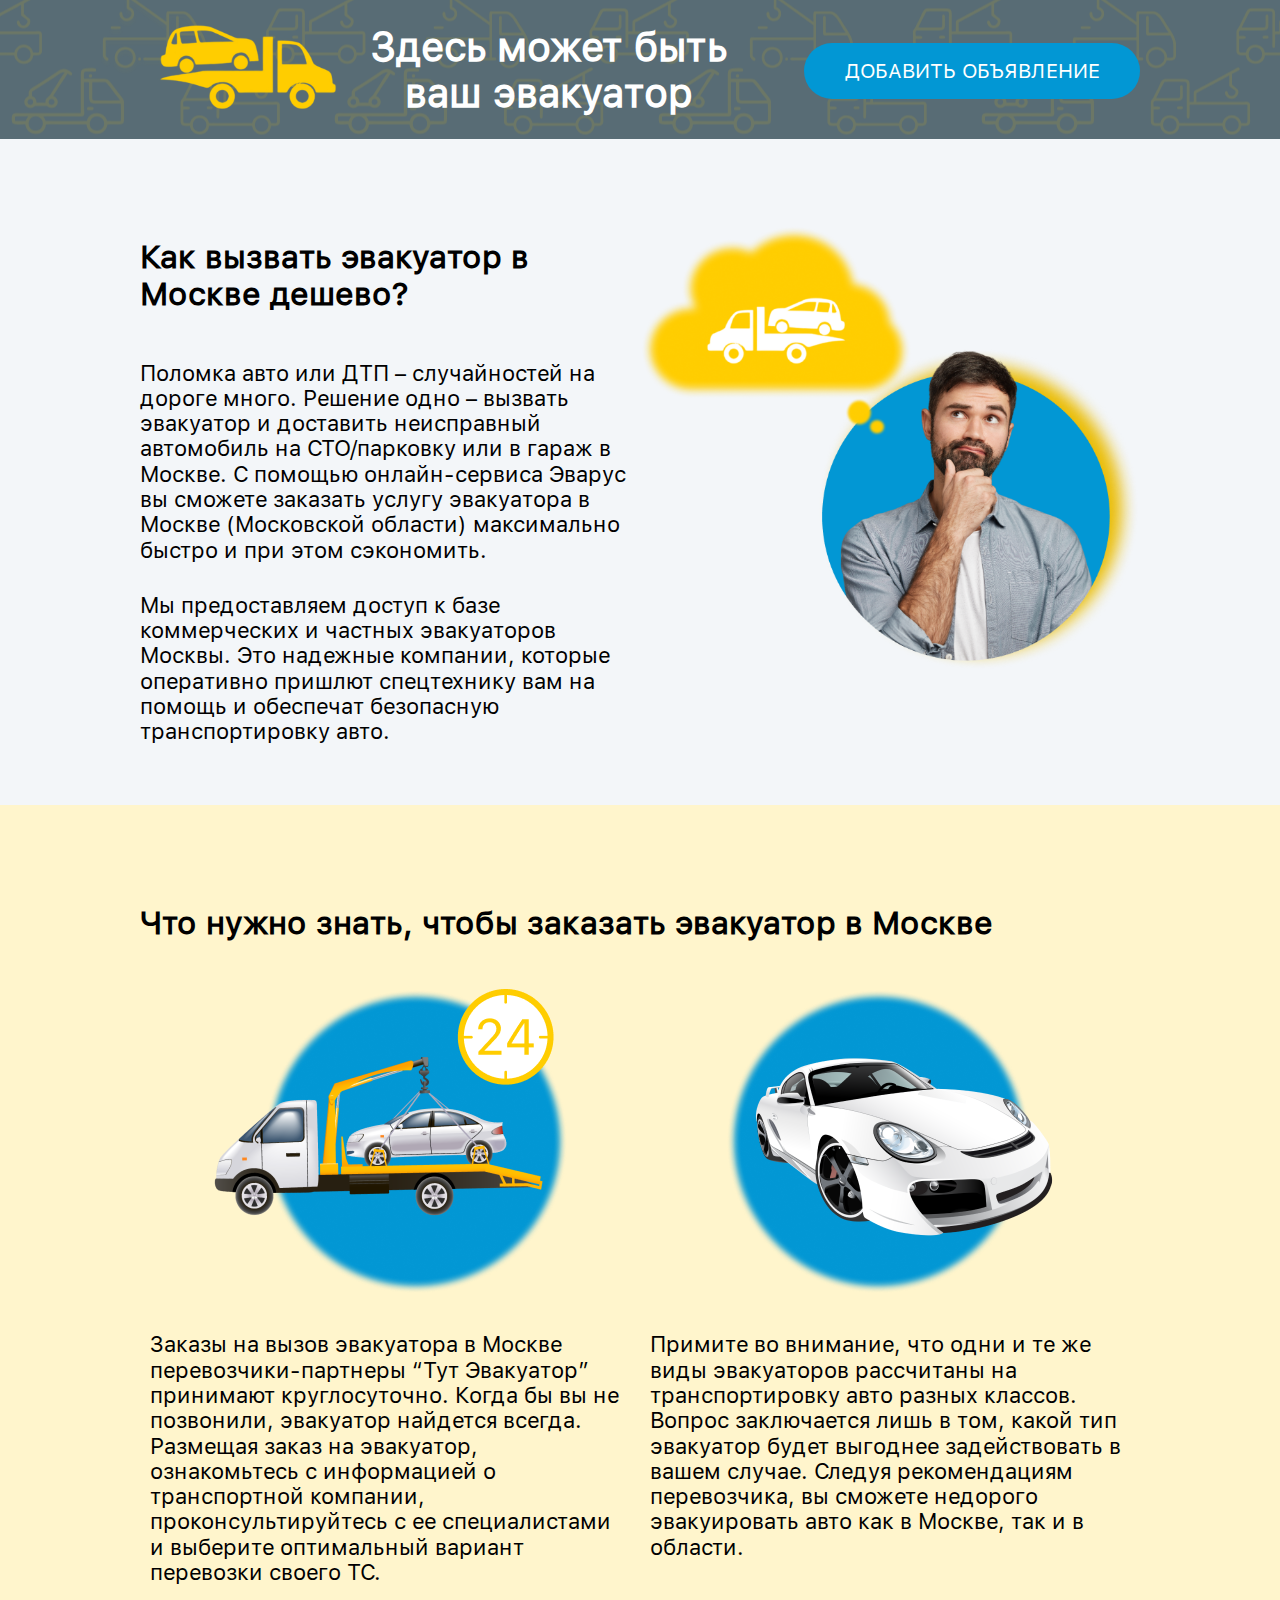
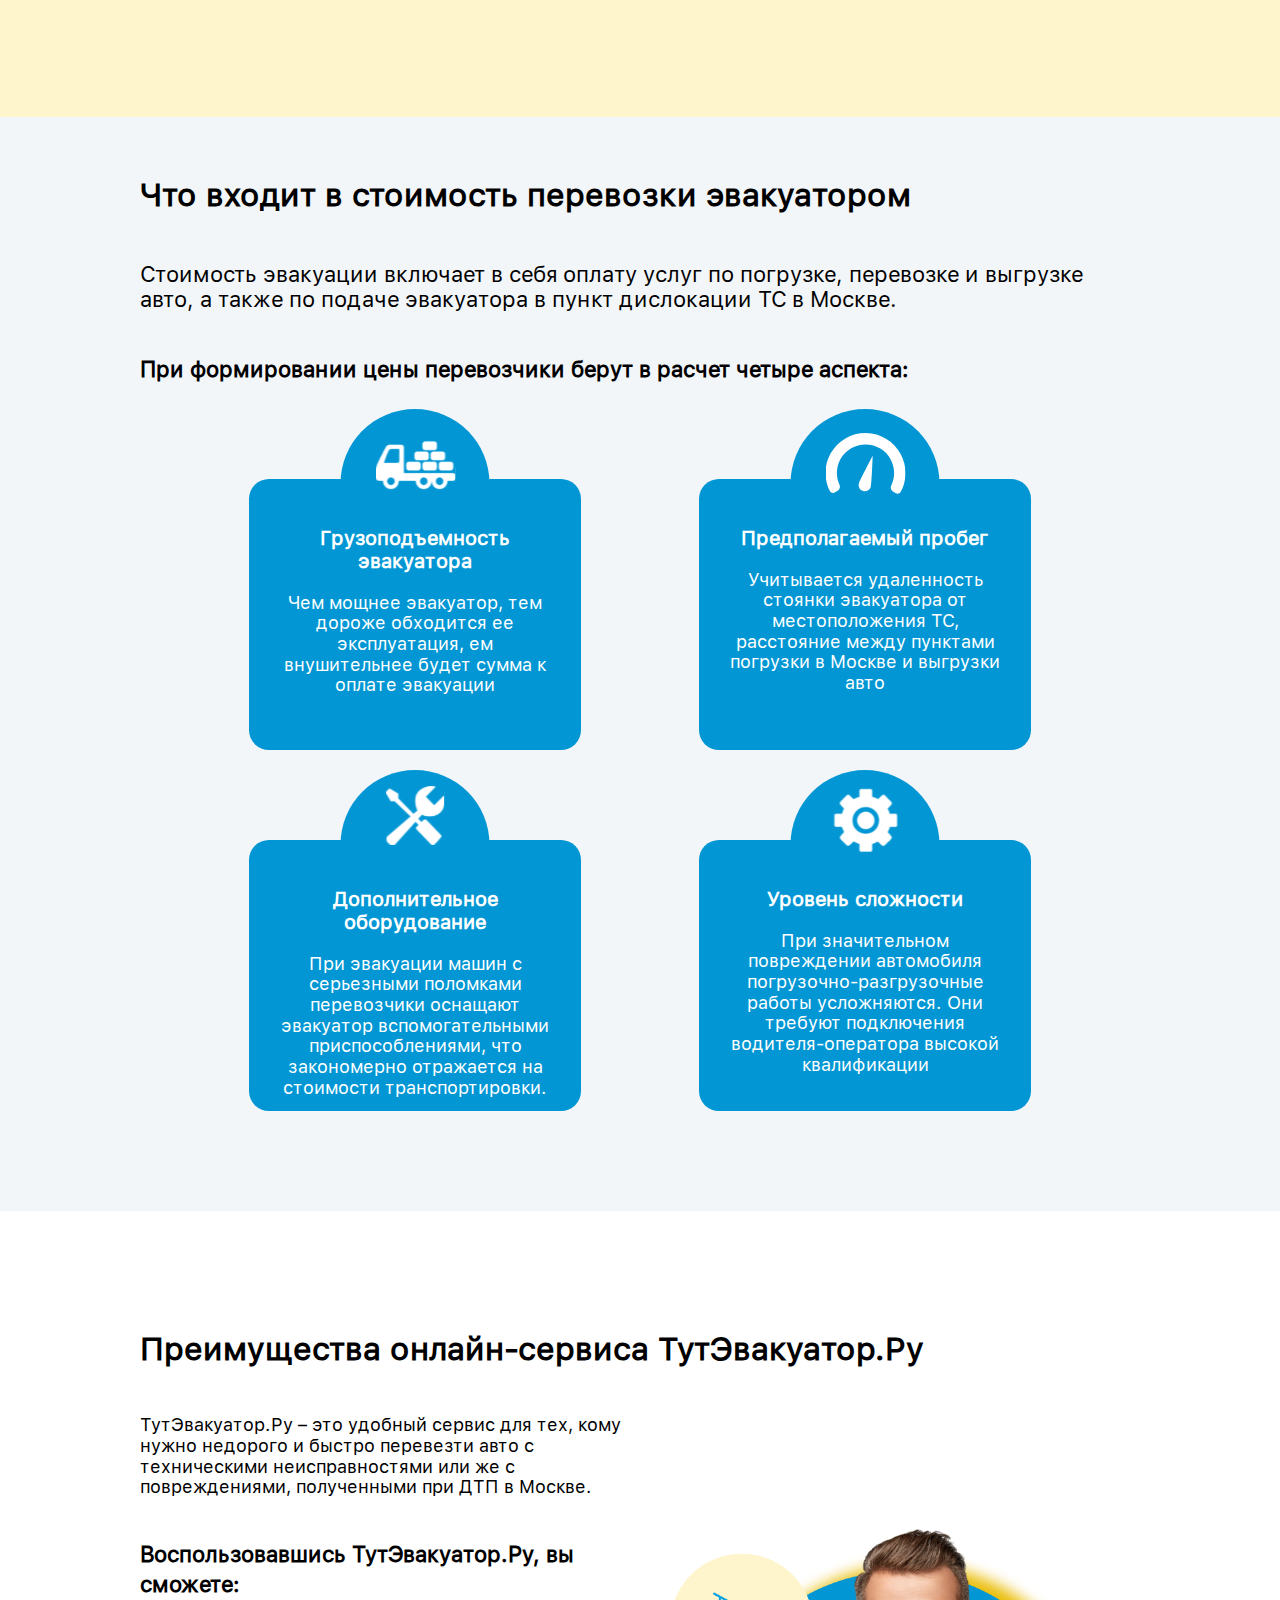
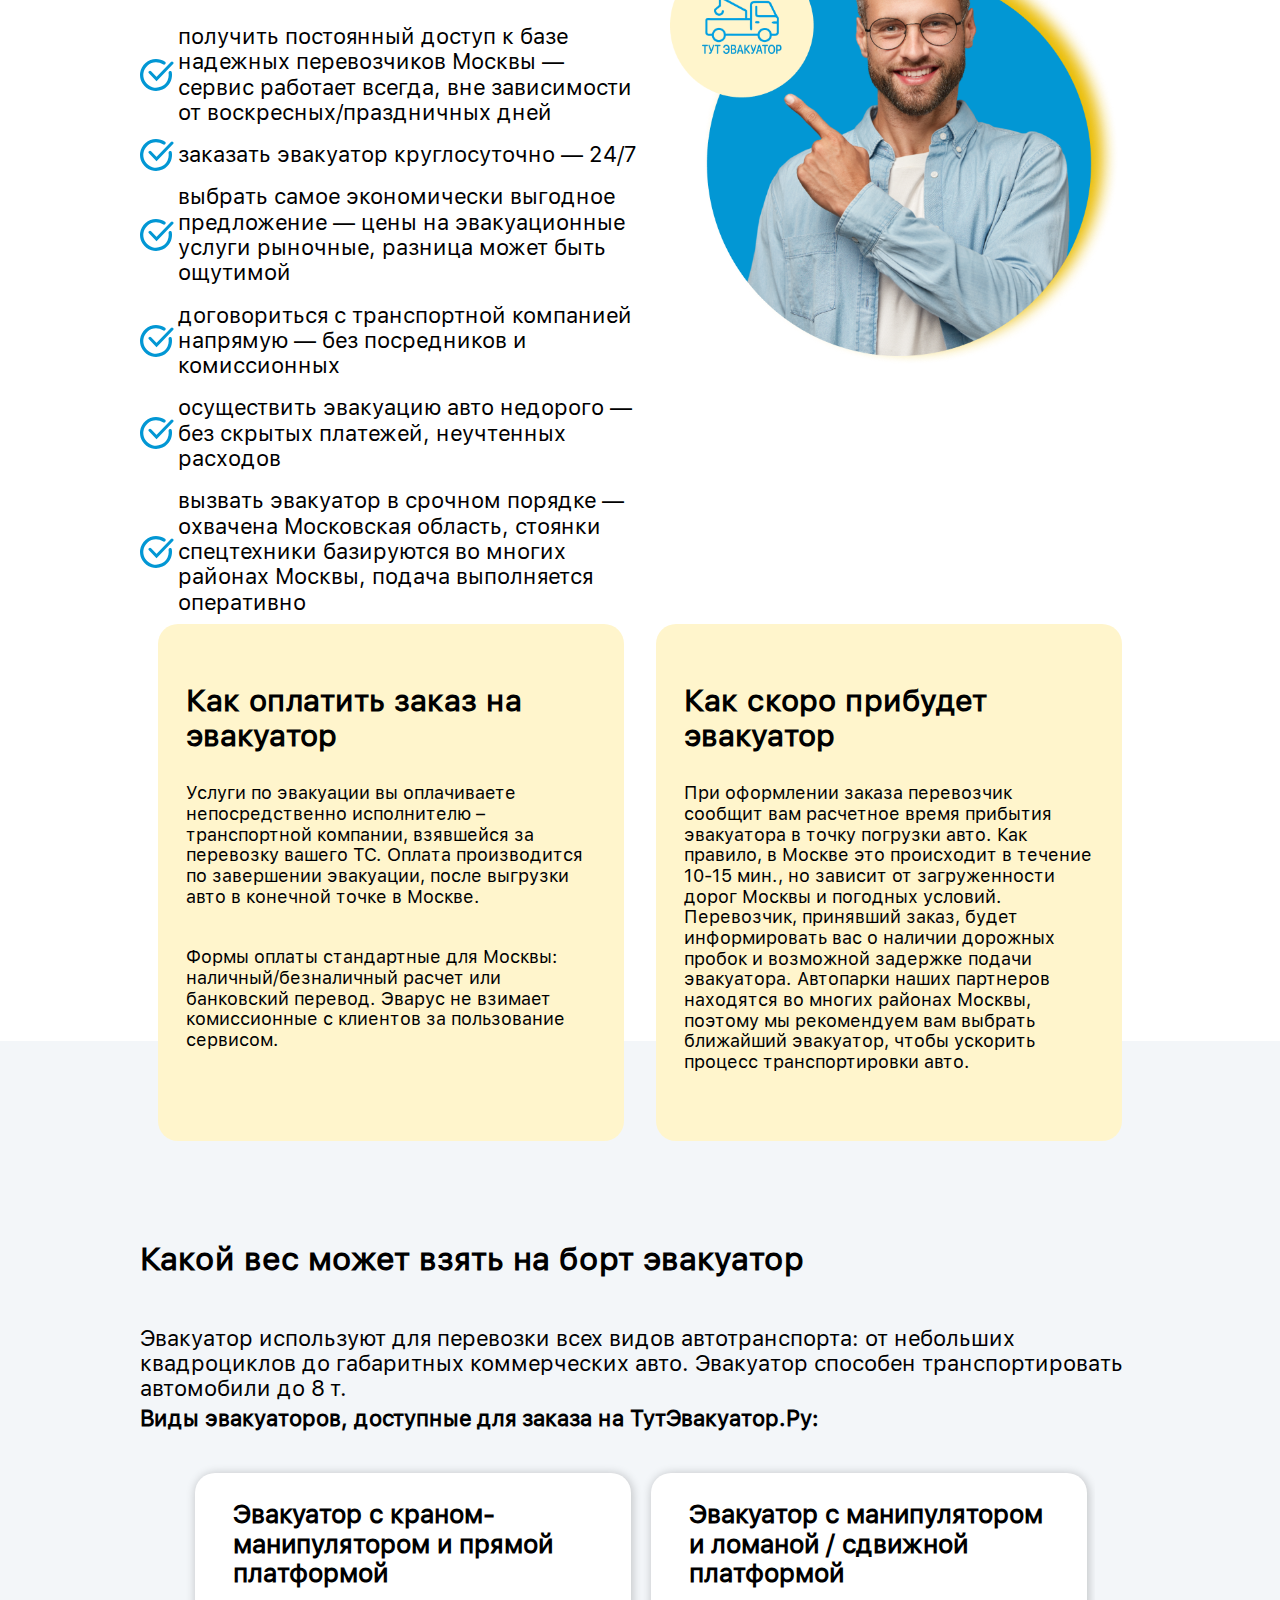
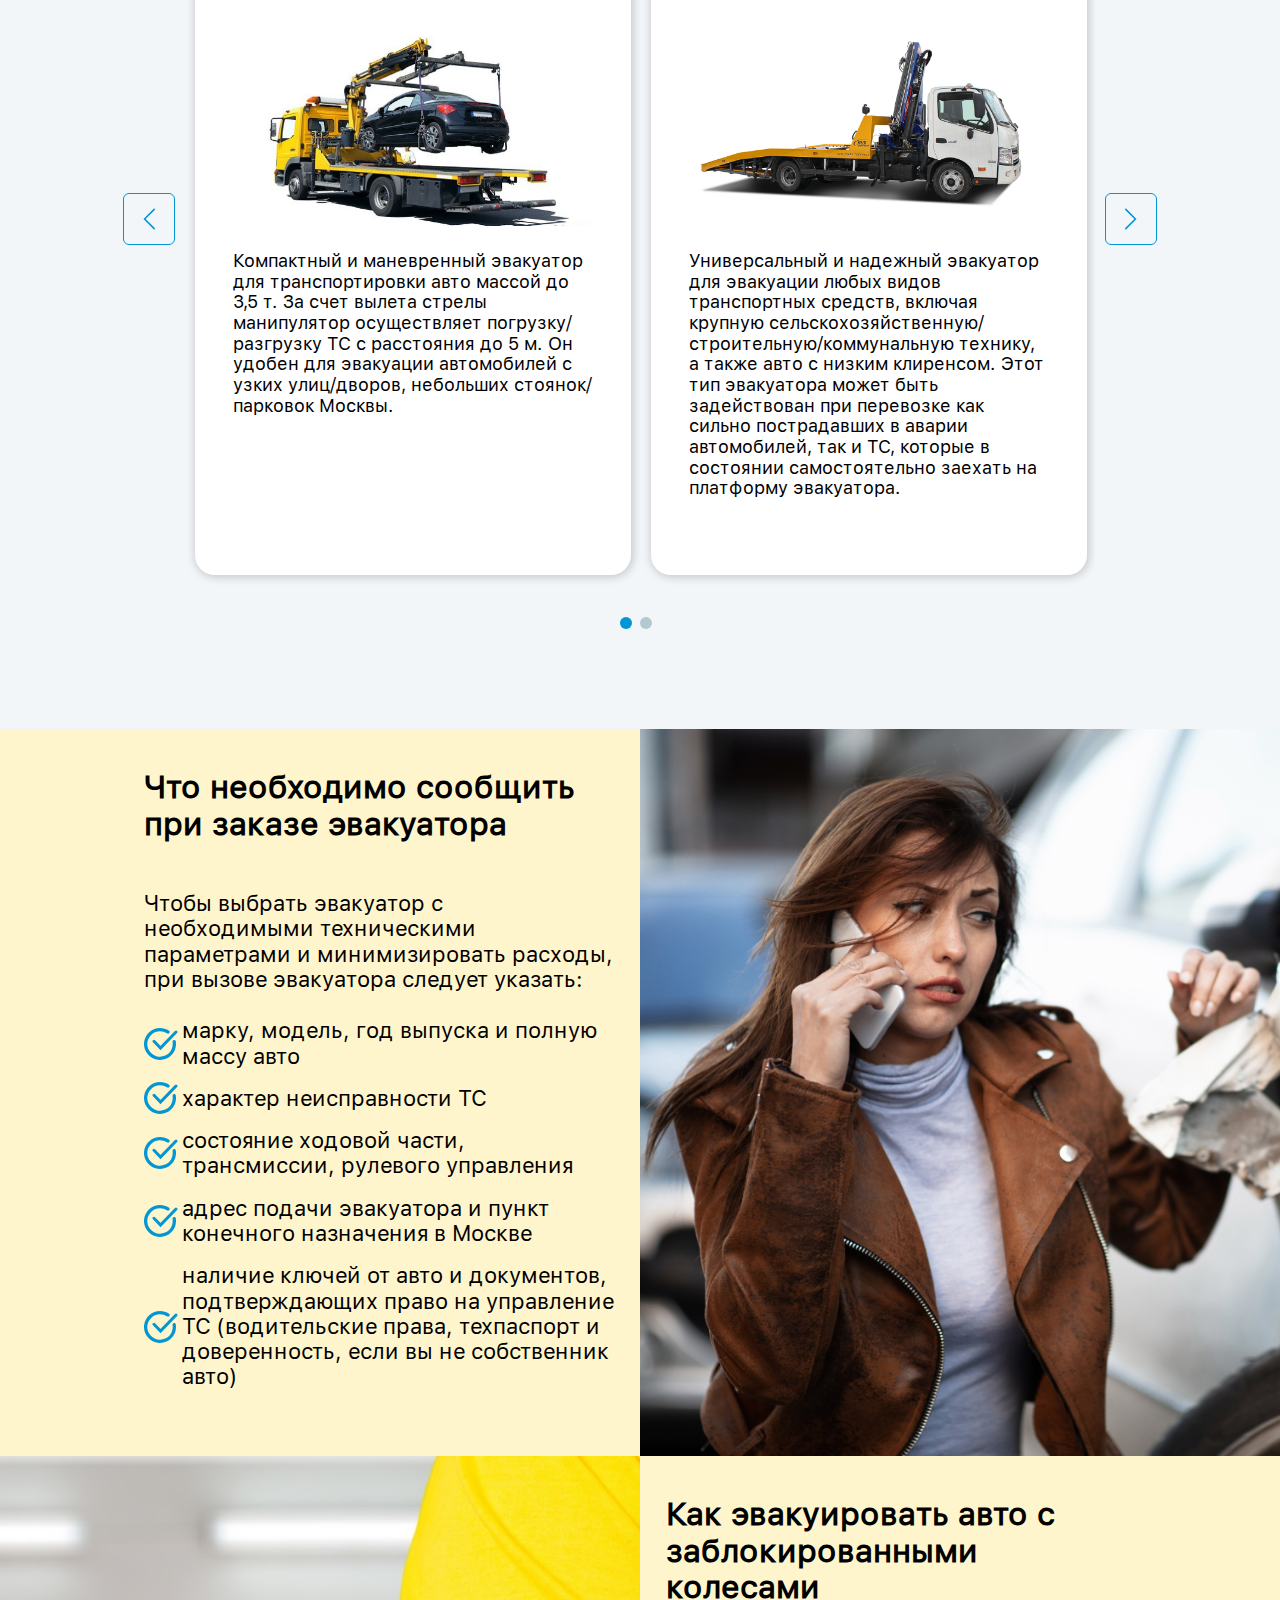
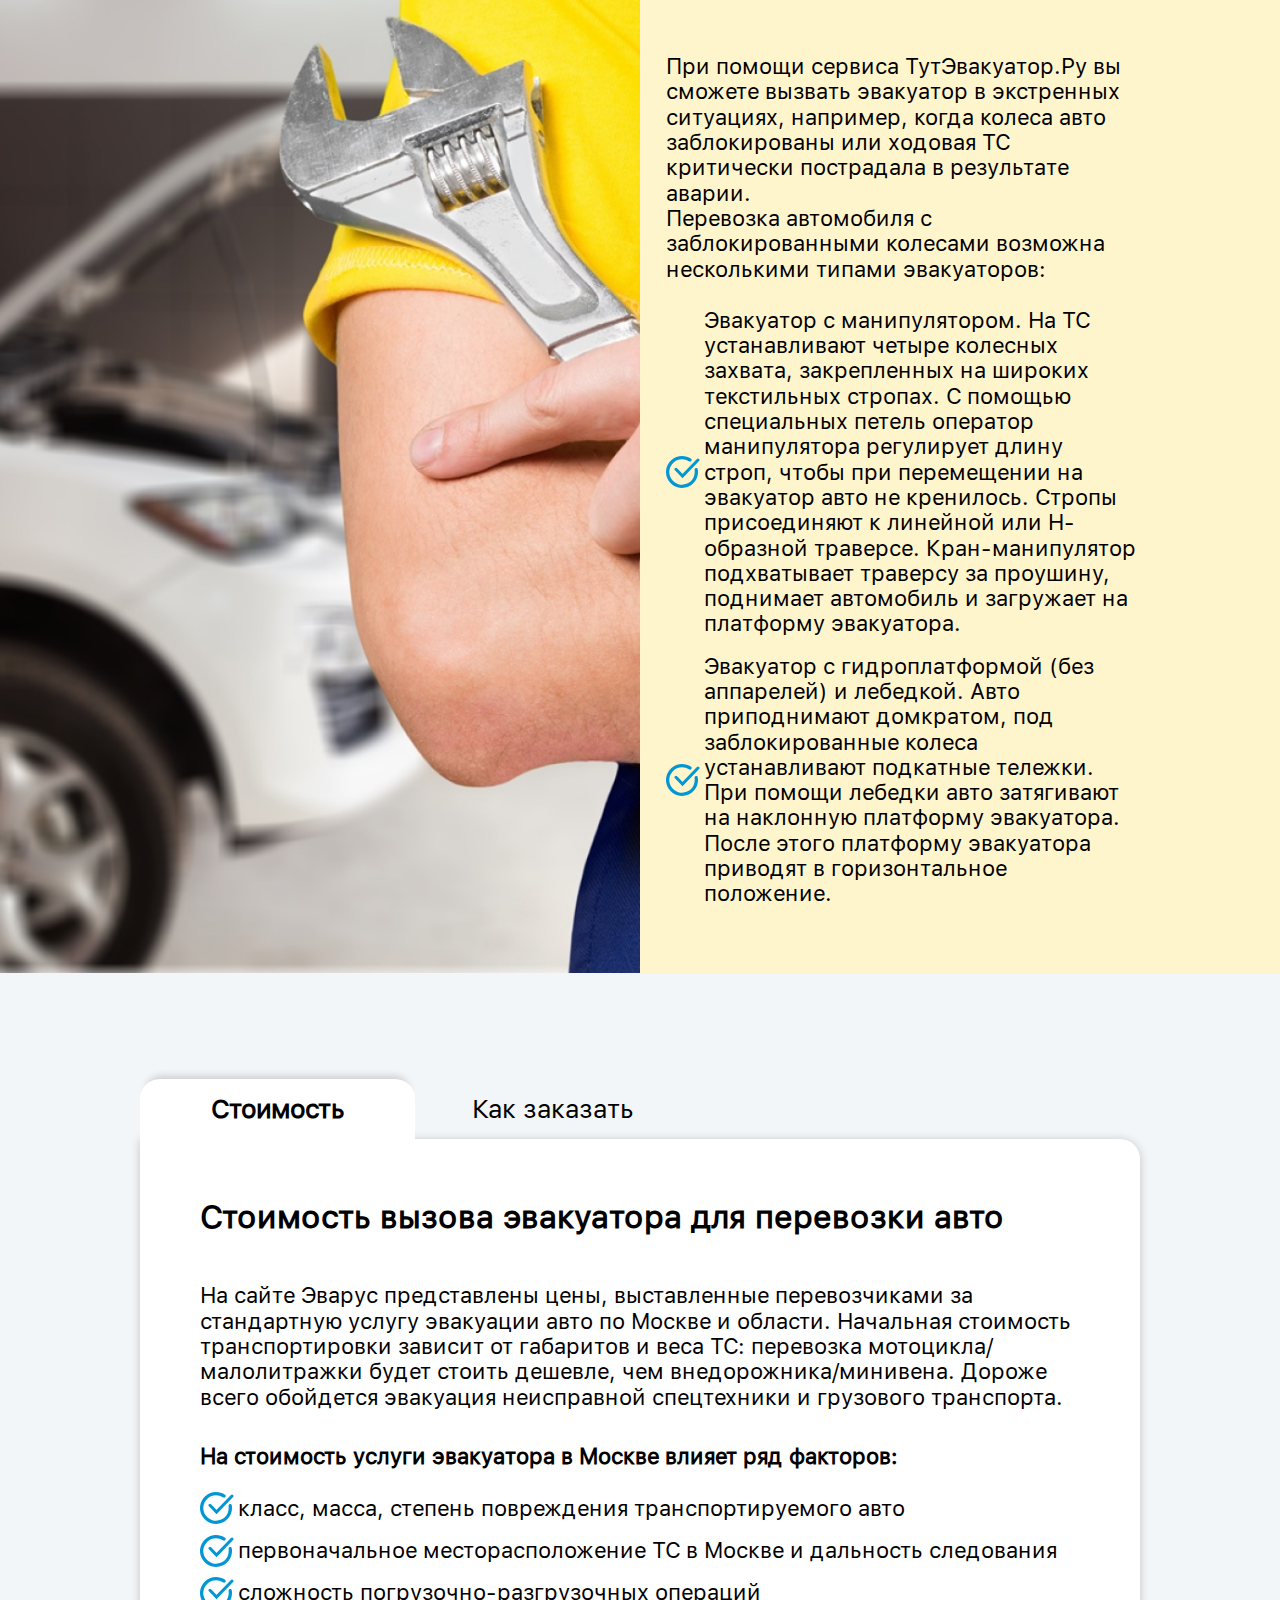
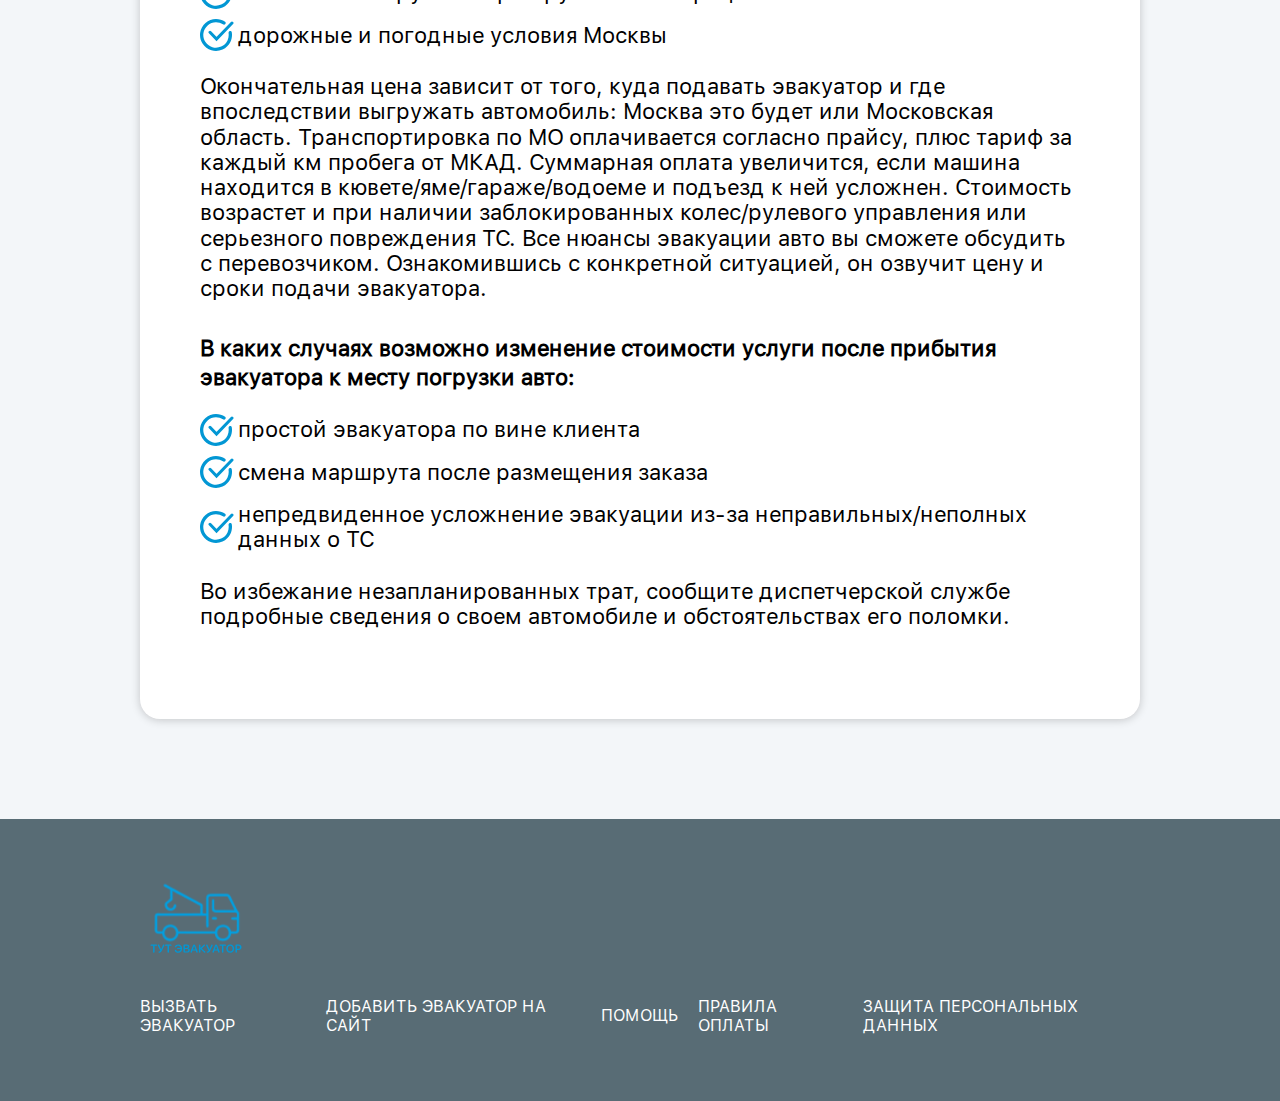
<file: index.html>
<!DOCTYPE html>
<html lang="en">
	<head>
		<meta charset="UTF-8">
		<meta http-equiv="X-UA-Compatible" content="IE=edge">
		<meta name="viewport" content="width=device-width, initial-scale=1.0,maximum-scale=1">
		
		<title>Evacuator</title>        
		<link rel="stylesheet" href="normalize.css">
		<link rel="stylesheet" href="style.css">

	</head>
    <body>
        <header class="header">
            <div class="container header-flex">
                <div class="logo">
                    <img src="imgs/logo2.svg" alt="">
                </div>
                <h1>Здесь может быть ваш эвакуатор</h1>
                <div class="right-section">
                    <button class="header-btn">Добавить объявление</button>
                </div>
            </div>
        </header>

        <main>
            <div class="container section-how-call">
                <div class="row">
                    <div class="col-5">
                        <h2>Как вызвать эвакуатор в Москве дешево?</h2>
                        <p>Поломка авто или ДТП – случайностей на дороге много. 
                            Решение одно – вызвать эвакуатор и доставить неисправный автомобиль на СТО/парковку или в гараж в Москве. 
                            С помощью онлайн-сервиса Эварус вы сможете заказать услугу эвакуатора в Москве (Московской области) максимально быстро и при этом сэкономить.</p>
                        <br>
                            <p>Мы предоставляем доступ к базе коммерческих и частных эвакуаторов Москвы. 
                            Это надежные компании, которые оперативно пришлют спецтехнику вам на помощь и обеспечат безопасную транспортировку авто.</p>
                    </div>
                    <div class="col-5 relative">
                        <img src="imgs/man1.png" alt="">
                    </div>
                </div>
            </div>
            <div class="section-need-to-know">
                <div class="container">
                    <h2>Что нужно знать, чтобы заказать эвакуатор в Москве</h2>
                    <div class="row">
                        <div class="col-5">
                            <img src="imgs/evacuator.png" alt="">
                            <p>Заказы на вызов эвакуатора в Москве перевозчики-партнеры “Тут Эвакуатор” принимают круглосуточно. 
                                Когда бы вы не позвонили, эвакуатор найдется всегда. Размещая заказ на эвакуатор, ознакомьтесь 
                                с информацией о транспортной компании, проконсультируйтесь с ее специалистами и выберите оптимальный 
                                вариант перевозки своего ТС.</p>
                        </div>
                        <div class="col-5">
                            <img src="imgs/car.png" alt="">
                            <p>Примите во внимание, что одни и те же виды эвакуаторов рассчитаны на транспортировку авто разных классов. 
                                Вопрос заключается лишь в том, какой тип эвакуатор будет выгоднее задействовать в вашем случае. 
                                Следуя рекомендациям перевозчика, вы сможете недорого эвакуировать авто как в Москве, так и в области.</p>
                        </div>
                    </div>
                </div>
            </div>
            <div class="container section-aspects">
                <h2>Что входит в стоимость перевозки эвакуатором</h2>
                <p>Стоимость эвакуации включает в себя оплату услуг по погрузке, перевозке и выгрузке авто, а также по подаче эвакуатора в пункт дислокации ТС в Москве.</p>
                <b>При формировании цены перевозчики берут в расчет четыре аспекта:</b>
                <div class="aspects flex">
                    <div class="aspect">
                        <div class="aspect-img">
                            <img src="imgs/aspect1.svg" alt="">
                        </div>
                        <div class="aspect-card">
                            <h3>Грузоподъемность эвакуатора</h3>
                            <p>Чем мощнее эвакуатор, тем дороже обходится ее эксплуатация, 
                                ем внушительнее будет сумма к оплате эвакуации</p>
                        </div>
                    </div>
                    <div class="aspect">
                        <div class="aspect-img">
                            <img src="imgs/aspect2.svg" alt="">
                        </div>
                        <div class="aspect-card">
                            <h3>Предполагаемый пробег</h3>
                            <p>Учитывается удаленность стоянки эвакуатора от местоположения ТС, 
                                расстояние между пунктами погрузки в Москве и выгрузки авто</p>
                        </div>
                    </div>
                    <div class="aspect">
                        <div class="aspect-img">
                            <img src="imgs/aspect3.svg" alt="">
                        </div>
                        <div class="aspect-card">
                            <h3>Дополнительное оборудование</h3>
                            <p>При эвакуации машин с серьезными поломками перевозчики оснащают эвакуатор вспомогательными приспособлениями, 
                                что закономерно отражается на стоимости транспортировки.</p>
                        </div>
                    </div>
                    <div class="aspect">
                        <div class="aspect-img">
                            <img src="imgs/aspect4.svg" alt="">
                        </div>
                        <div class="aspect-card">
                            <h3>Уровень сложности</h3>
                            <p>При значительном повреждении автомобиля погрузочно-разгрузочные работы усложняются. 
                                Они требуют подключения водителя-оператора высокой квалификации</p>
                        </div>
                    </div>
                </div>
            </div>
            <div class="section-privilege">
                <div class="container">
                    <h2>Преимущества онлайн-сервиса ТутЭвакуатор.Ру</h2>
                    <div class="row">
                        <div class="col-5">
                            <p>ТутЭвакуатор.Ру – это удобный сервис для тех, кому нужно недорого и быстро перевезти авто с техническими 
                                неисправностями или же с повреждениями, полученными при ДТП в Москве.</p>
                                <b>Воспользовавшись ​ТутЭвакуатор.Ру, вы сможете:</b>
                            <ul class="list-done">
                                <li>получить постоянный доступ к базе надежных перевозчиков Москвы — сервис работает всегда, вне зависимости от воскресных/праздничных дней</li>
                                <li>заказать эвакуатор круглосуточно — 24/7</li>
                                <li>выбрать самое экономически выгодное предложение — цены на эвакуационные услуги рыночные, разница может быть ощутимой</li>
                                <li>договориться с транспортной компанией напрямую — без посредников и комиссионных</li>
                                <li>осуществить эвакуацию авто недорого — без скрытых платежей, неучтенных расходов</li>
                                <li>вызвать эвакуатор в срочном порядке — охвачена Московская область, стоянки спецтехники базируются во многих районах Москвы, подача выполняется оперативно</li>
                            </ul>
                        </div>
                        <div class="col-5">
                            <img src="imgs/Man.png" alt="">
                        </div>
                    </div>
                    <div class="flex info-cards">
                        <div class="info-card">
                            <h3>Как оплатить заказ на эвакуатор</h3>
                            <p>Услуги по эвакуации вы оплачиваете непосредственно исполнителю – транспортной компании, взявшейся за перевозку вашего ТС. Оплата производится по завершении эвакуации, после выгрузки авто в конечной точке в Москве.</p>
                            <p>Формы оплаты стандартные для Москвы: наличный/безналичный расчет или банковский перевод. Эварус не взимает комиссионные с клиентов за пользование сервисом.</p>
                        </div>
                        <div class="info-card">
                            <h3>Как скоро прибудет эвакуатор</h3>
                            <p>При оформлении заказа перевозчик сообщит вам расчетное время прибытия эвакуатора в точку погрузки авто. Как правило, в Москве это происходит в течение 10-15 мин., но зависит от загруженности дорог Москвы и погодных условий. Перевозчик, принявший заказ, будет информировать вас о наличии дорожных пробок и возможной задержке подачи эвакуатора. Автопарки наших партнеров находятся во многих районах Москвы, поэтому мы рекомендуем вам выбрать ближайший эвакуатор, чтобы ускорить процесс транспортировки авто.</p>
                        </div>
                    </div>
                </div>
            </div>
            <div class="section-evacuators container">
                <h2>Какой вес может взять на борт эвакуатор</h2>
                <p>Эвакуатор используют для перевозки всех видов автотранспорта: от небольших квадроциклов до габаритных коммерческих авто. Эвакуатор способен транспортировать автомобили до 8 т.</p>
                <b>Виды эвакуаторов, доступные для заказа на ТутЭвакуатор.Ру:</b>
                <div class="slider">
                    <div class="slider-container">
                        <ul class="slider-list">
                            <li>
                                <h3>Эвакуатор с краном-манипулятором и прямой платформой</h3>
                                <img src="imgs/slider1.png" alt="Эвакуатор с краном-манипулятором и прямой платформой">
                                <p>Компактный и маневренный эвакуатор для транспортировки авто массой до 3,5 т. 
                                    За счет вылета стрелы манипулятор осуществляет погрузку/разгрузку ТС с расстояния до 5 м. 
                                    Он удобен для эвакуации автомобилей с узких улиц/дворов, небольших стоянок/парковок Москвы.</p>
                            </li>
                            <li>
                                <h3>Эвакуатор с манипулятором и ломаной / сдвижной платформой</h3>
                                <img src="imgs/slider2.png" alt="Эвакуатор с манипулятором и ломаной / сдвижной платформой">
                                <p>Универсальный и надежный эвакуатор для эвакуации любых видов транспортных средств, 
                                    включая крупную сельскохозяйственную/строительную/коммунальную технику, а также авто с низким клиренсом. 
                                    Этот тип эвакуатора может быть задействован при перевозке как сильно пострадавших в аварии автомобилей, так и ТС,
                                     которые в состоянии самостоятельно заехать на платформу эвакуатора.</p>
                            </li>
                            <li>
                                <h3>Эвакуатор с лебедкой и платформой с аппарелями</h3>
                                <img src="imgs/slider3.png" alt="Эвакуатор с лебедкой и платформой с аппарелями">
                                <p>Используется для перевозки ТС массой до 7 т. Автомобиль затаскивают на платформу эвакуатора 
                                    по направляющим при помощи электрической/гидравлической/ручной лебедки. 
                                    Эвакуатор данной модификации не применяется для транспортировки авто с АКПП или заблокированными колесами.</p>
                            </li>
                            <li>
                                <h3>Эвакуатор с лебедкой и укороченной базой для частичной погрузки авто</h3>
                                <img src="imgs/slider4.png" alt="Эвакуатор с краном-манипулятором и прямой платформой">
                                <p>Основное назначение – транспортировка крупнотоннажной спецтехники, грузовых авто, автобусов.</p>
                            </li>
                        </ul>
                    </div>
                    <div class="slider-control">
                        <button class="next-btn"><img src="imgs/arrow.svg" alt=""></button>
                        <button class="prev-btn"><img src="imgs/arrow.svg" alt=""></button>
                        <div class="status">
                           <span></span>
                           <span></span>
                           <span class="hidden-span"></span>
                           <span class="hidden-span"></span>
                        </div>
                    </div>
                </div>
            </div>
            <div class="section-questions">
                <div class="row">
                    <div class="col-5">
                        <div class="list-container left">
                            <h2>Что необходимо сообщить при заказе эвакуатора</h2>
                        <p>Чтобы выбрать эвакуатор с необходимыми техническими параметрами и минимизировать расходы,
                             при вызове эвакуатора следует указать:</p>
                             <ul class="list-done">
                                <li>марку, модель, год выпуска и полную массу авто</li>
                                <li>характер неисправности ТС</li>
                                <li>состояние ходовой части, трансмиссии, рулевого управления</li>
                                <li>адрес подачи эвакуатора и пункт конечного назначения в Москве</li>
                                <li>наличие ключей от авто и документов, подтверждающих право на управление ТС (водительские права, техпаспорт и доверенность, если вы не собственник авто)</li>
                             </ul>
                        </div>                        
                    </div>
                    <div class="col-5 bg-img"></div>
                </div>
                <div class="row">
                    <div class="col-5 bg-img2"></div>
                    <div class="col-5">
                        <div class="list-container right">
                            <h2>Как эвакуировать авто с заблокированными колесами</h2>
                        <p>При помощи сервиса ТутЭвакуатор.Ру вы сможете вызвать эвакуатор в экстренных ситуациях, например, 
                            когда колеса авто заблокированы или ходовая ТС критически пострадала в результате аварии.</p>
                        <p>Перевозка автомобиля с заблокированными колесами возможна несколькими типами эвакуаторов:</p>
                             <ul class="list-done">
                                <li>Эвакуатор с манипулятором. На ТС устанавливают четыре колесных захвата, закрепленных на широких текстильных стропах. 
                                    С помощью специальных петель оператор манипулятора регулирует длину строп, чтобы при перемещении на эвакуатор авто не кренилось. 
                                    Стропы присоединяют к линейной или H-образной траверсе. 
                                    Кран-манипулятор подхватывает траверсу за проушину, поднимает автомобиль и загружает на платформу эвакуатора.</li>
                                <li>Эвакуатор с гидроплатформой (без аппарелей) и лебедкой. 
                                    Авто приподнимают домкратом, под заблокированные колеса устанавливают подкатные тележки. 
                                    При помощи лебедки авто затягивают на наклонную платформу эвакуатора. 
                                    После этого платформу эвакуатора приводят в горизонтальное положение.</li>
                             </ul>
                        </div>                        
                    </div>                    
                </div>
            </div>
            <div class="section-tabs container">
                <div class="tabs">
                    <div class="tab-titles">
                        <button class="tab-title active" data-tab="cost">Стоимость</button>
                        <button class="tab-title" data-tab="order">Как заказать</button>
                    </div>            
                    <div class="tab-content">
                        <div id="cost" class="tab-pane active">
                            <h2>Стоимость вызова эвакуатора для перевозки авто</h2>
                            <p>На сайте Эварус представлены цены, выставленные перевозчиками за стандартную услугу эвакуации авто по Москве и области. Начальная стоимость транспортировки зависит от габаритов и веса ТС: перевозка мотоцикла/малолитражки будет стоить дешевле, чем внедорожника/минивена. Дороже всего обойдется эвакуация неисправной спецтехники и грузового транспорта.</p>
                            <b> На стоимость услуги эвакуатора в Москве влияет ряд факторов:</b>
                            <ul class="list-done">
                                <li>класс, масса, степень повреждения транспортируемого авто</li>
                                <li>первоначальное месторасположение ТС в Москве и дальность следования</li>
                                <li>сложность погрузочно-разгрузочных операций</li>
                                <li>дорожные и погодные условия Москвы</li>
                            </ul>
                            <p>Окончательная цена зависит от того, куда подавать эвакуатор и где впоследствии выгружать автомобиль: Москва это будет или Московская область. Транспортировка по МО оплачивается согласно прайсу, плюс тариф за каждый км пробега от МКАД. Суммарная оплата увеличится, если машина находится в кювете/яме/гараже/водоеме и подъезд к ней усложнен. Стоимость возрастет и при наличии заблокированных колес/рулевого управления или серьезного повреждения ТС. Все нюансы эвакуации авто вы сможете обсудить с перевозчиком. Ознакомившись с конкретной ситуацией, он озвучит цену и сроки подачи эвакуатора. </p>
                            <b>В каких случаях возможно изменение стоимости услуги после прибытия эвакуатора к месту погрузки авто:</b>
                            <ul class="list-done">
                                <li>простой эвакуатора по вине клиента</li>
                                <li>смена маршрута после размещения заказа</li>
                                <li>непредвиденное усложнение эвакуации из-за неправильных/неполных данных о ТС</li>
                            </ul>
                            <p>Во избежание незапланированных трат, сообщите диспетчерской службе подробные сведения о своем автомобиле и обстоятельствах его поломки.</p>
                        </div>
                        <div id="order" class="tab-pane">
                            <h2>Стоимость вызова эвакуатора для перевозки авто</h2>
                            <p>Воспользовавшись онлайн-ресурсом Эварус, вы сократите время на поиск эвакуатора в Москве, МО и закажете услугу по оптимальной цене. Вам не придется обзванивать знакомых или долго искать телефон эвакуатора в интернете. Проанализируйте предложения на нашем сайте, выберите лучшие условия и стоимость перевозки.</p>
                            <b>Как вызвать эвакуатор с помощью онлайн-сервиса ТутЭвакуатор.Ру:</b>
                            <ol class="custom-list">
                                <li>Ознакомьтесь с картой Москвы и Московской области, на которой желтыми маркерами обозначены стоянки эвакуаторов.</li>
                                <li>Увеличьте масштаб и определите, какой из адресов находится рядом с местом вашей дислокации</li>
                                <li>Выберите ближайший эвакуатор и нажмите на соответствующий маркер</li>
                                <li>Просмотрите детальную информацию о перевозчике: возможные способы погрузки ТС, комплектацию автопарка, типы транспортируемых авто прайс с ценами</li>
                                <li>Кликните по голубому полю внизу карточки перевозчика и возьмите телефонный номер компании</li>
                                <li>Созвонитесь с диспетчером фирмы, обсудите детали эвакуации в Москве/МО и стоимость заказа</li>
                                <li>Сравните цены и условия перевозки у нескольких компаний, выберите наиболее подходящий для себя вариант</li>    
                            </ol>
                        </div>
                    </div>
                </div>
            </div>
        </main>
        <footer>
            <div class="flex container">
                <img src="imgs/Logo.svg" alt="">
                <ul>
                    <li><a href="contacts.html">Вызвать эвакуатор</a></li>
                    <li>добавить эвакуатор на сайт</li>
                    <li>помощь</li>
                    <li>правила оплаты</li>
                    <li>защита персональных данных</li>
                </ul>
            </div>
        </footer>
        <script src="script.js"></script>
    </body>
</file>
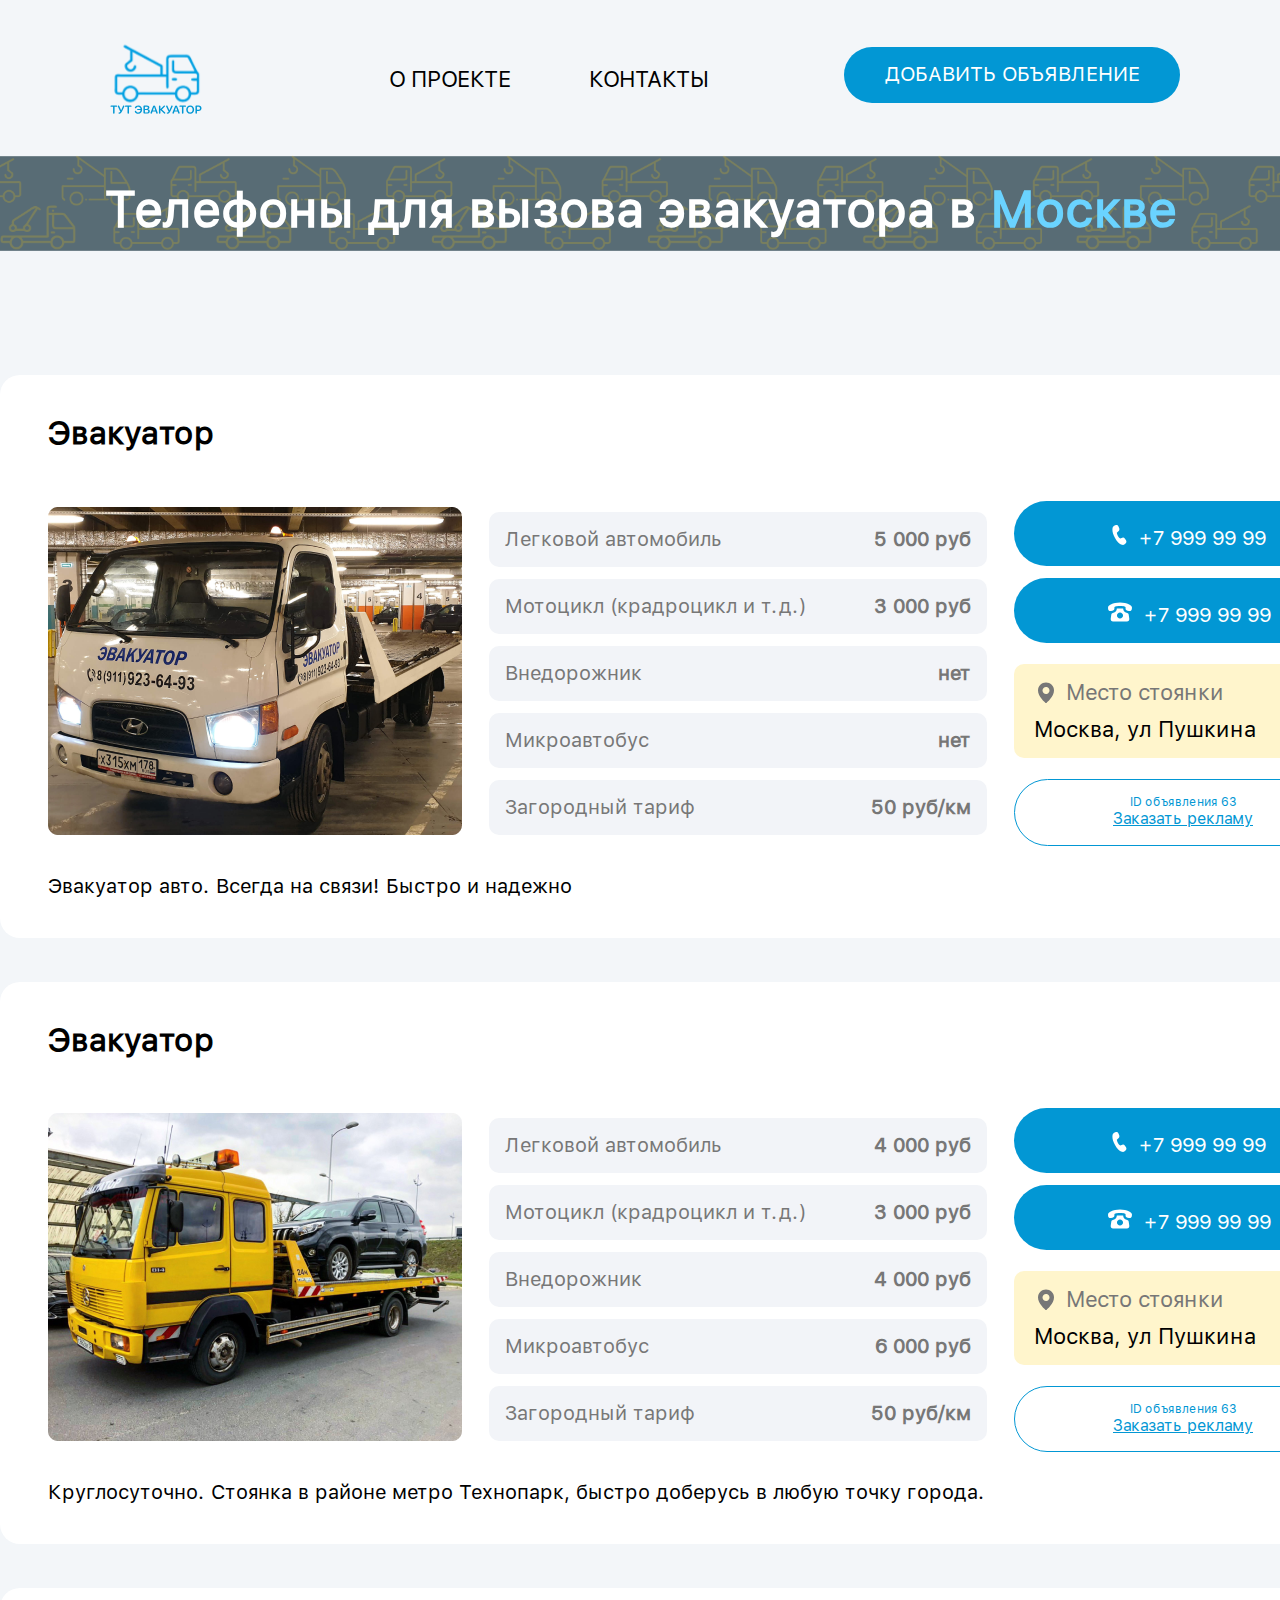
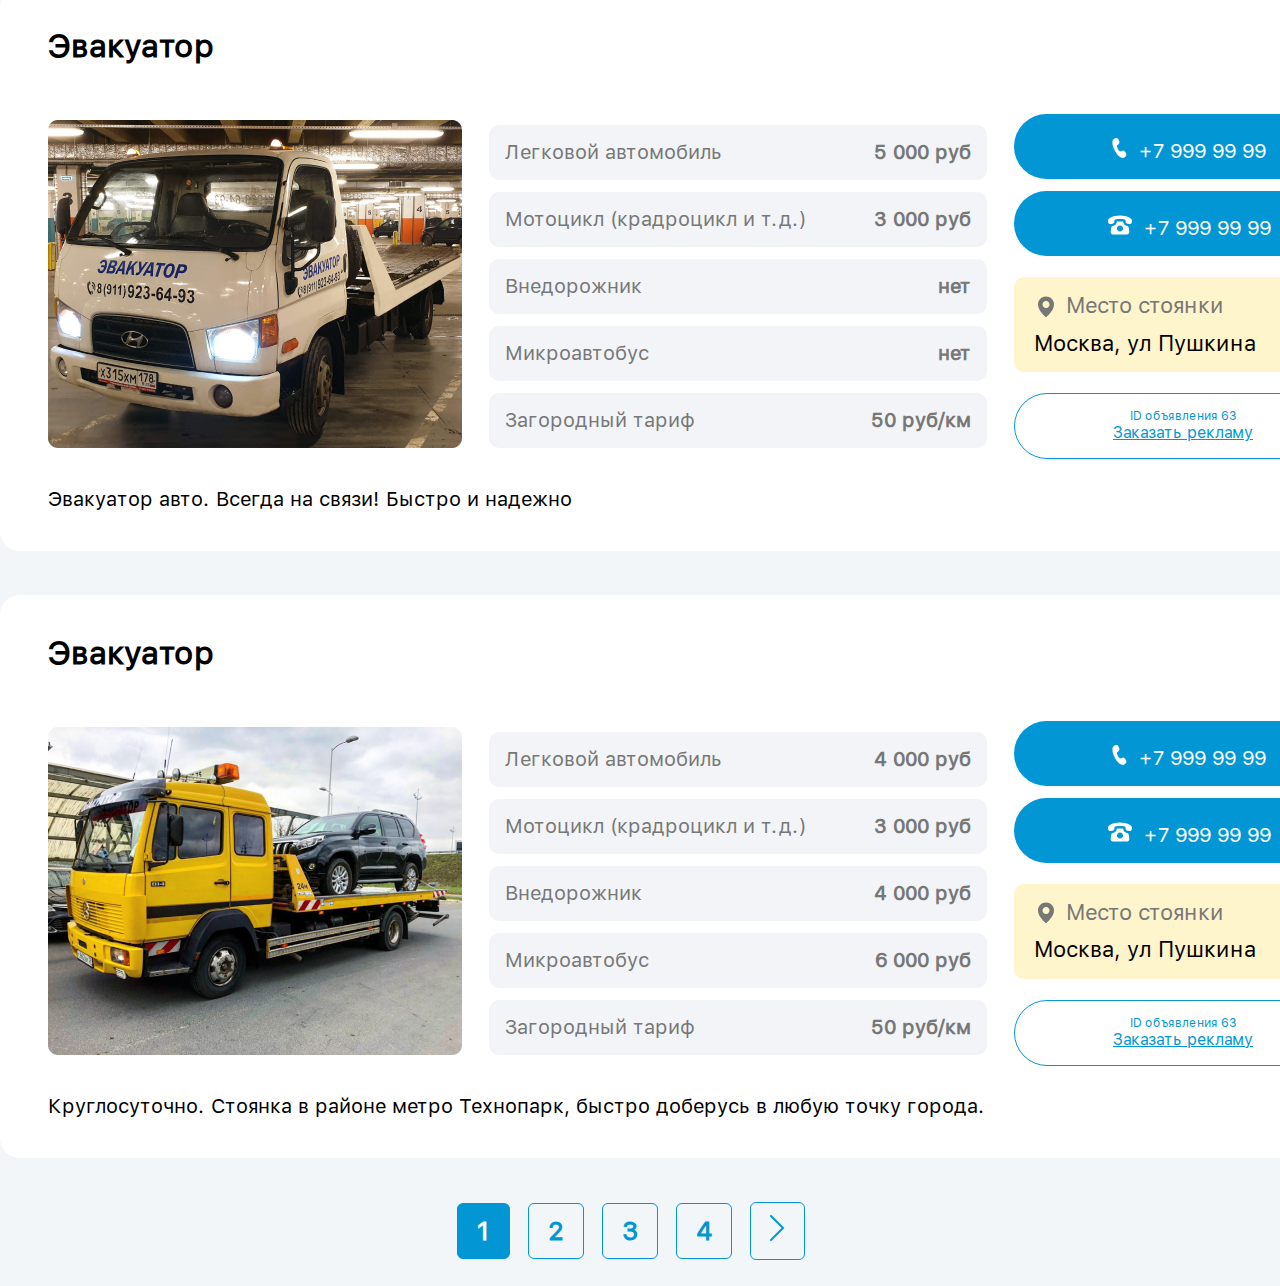
<file: contacts.html>
<!DOCTYPE html>
<html lang="en">
	<head>
		<meta charset="UTF-8">
		<meta http-equiv="X-UA-Compatible" content="IE=edge">
		<meta name="viewport" content="width=device-width, initial-scale=1.0,maximum-scale=1">
		
		<title>Evacuator</title>        
		<link rel="stylesheet" href="normalize.css">
		<link rel="stylesheet" href="style.css">

	</head>
    <body>
        <header class="contacts-header">
            <div class="top-header">
                <div class="logo">
                    <img src="imgs/Logo.svg" alt="">
                </div>
                <div class="right-section">
                    <ul>
                        <li>О проекте</li>
                        <li>Контакты</li>
                    </ul>
                    <button class="header-btn">Добавить объявление</button>
                </div>
            </div>
            <div class="bottom-header">
                <h1>Телефоны для вызова эвакуатора в <span class="city">Москве</span></h1>
            </div>
        </header>
        <div class="card-section">
            <div class="card">
                <h2>Эвакуатор</h2>
                <div class="card-flex flex">
                    <div class="cell">
                        <img src="imgs\evacuator1.png" alt="imgs\evacuator1.png">
                    </div>
                    <div class="cell" style="width: 498px;">
                        <table>
                            <tr>
                                <td>
                                    Легковой автомобиль
                                </td>
                                <td>
                                    5 000 руб
                                </td>
                            </tr>
                            <tr>
                                <td>
                                    Мотоцикл (крадроцикл и т.д.)
                                </td>
                                <td>
                                    3 000 руб
                                </td>
                            </tr>
                            <tr>
                                <td>
                                    Внедорожник
                                </td>
                                <td>
                                    нет
                                </td>
                            </tr>
                            <tr>
                                <td>
                                    Микроавтобус
                                </td>
                                <td>
                                    нет
                                </td>
                            </tr>
                            <tr>
                                <td>
                                    Загородный тариф
                                </td>
                                <td>
                                    50 руб/км
                                </td>
                            </tr>
                        </table>
                    </div>
                    <div class="cell">     
                        <a href="#" class="card-btn"><img src="imgs/phone.svg" alt="">+7 999 99 99</a>
                        <a href="#" class="card-btn"><img src="imgs/home_phone.svg" alt="">+7 999 99 99</a>
                        <div class="address">                            
                            <p><img src="imgs/location.svg" alt="">Место стоянки</p>
                            <p>Москва, ул Пушкина</p>
                        </div>
                        <div class="id">
                            <span>ID объявления 63</span>
                            <span>Заказать рекламу</span>
                        </div>
                    </div>
                </div>                
                <span>Эвакуатор авто. Всегда на связи! Быстро и надежно</span>
            </div>

            <div class="card">
                <h2>Эвакуатор</h2>
                <div class="card-flex flex">
                    <div class="cell">
                        <img src="imgs\evacuator2.png" alt="imgs\evacuator1.png">
                    </div>
                    <div class="cell" style="width: 498px;">
                        <table>
                            <tr>
                                <td>
                                    Легковой автомобиль
                                </td>
                                <td>
                                    4 000 руб
                                </td>
                            </tr>
                            <tr>
                                <td>
                                    Мотоцикл (крадроцикл и т.д.)
                                </td>
                                <td>
                                    3 000 руб
                                </td>
                            </tr>
                            <tr>
                                <td>
                                    Внедорожник
                                </td>
                                <td>
                                    4 000 руб
                                </td>
                            </tr>
                            <tr>
                                <td>
                                    Микроавтобус
                                </td>
                                <td>
                                    6 000 руб
                                </td>
                            </tr>
                            <tr>
                                <td>
                                    Загородный тариф
                                </td>
                                <td>
                                    50 руб/км
                                </td>
                            </tr>
                        </table>
                    </div>
                    <div class="cell">
                        <a href="#" class="card-btn"><img src="imgs/phone.svg" alt="">+7 999 99 99</a>
                        <a href="#" class="card-btn"><img src="imgs/home_phone.svg" alt="">+7 999 99 99</a>
                        <div class="address">
                            <p><img src="imgs/location.svg" alt="">Место стоянки</p>
                            <p>Москва, ул Пушкина</p>
                        </div>
                        <div class="id">
                            <span>ID объявления 63</span>
                            <span>Заказать рекламу</span>
                        </div>
                    </div>
                </div>                
                <span>Круглосуточно. Стоянка в районе метро Технопарк, быстро доберусь в любую точку города.</span>
            </div>
            <div class="card">
                <h2>Эвакуатор</h2>
                <div class="card-flex flex">
                    <div class="cell">
                        <img src="imgs\evacuator1.png" alt="imgs\evacuator1.png">
                    </div>
                    <div class="cell" style="width: 498px;">
                        <table>
                            <tr>
                                <td>
                                    Легковой автомобиль
                                </td>
                                <td>
                                    5 000 руб
                                </td>
                            </tr>
                            <tr>
                                <td>
                                    Мотоцикл (крадроцикл и т.д.)
                                </td>
                                <td>
                                    3 000 руб
                                </td>
                            </tr>
                            <tr>
                                <td>
                                    Внедорожник
                                </td>
                                <td>
                                    нет
                                </td>
                            </tr>
                            <tr>
                                <td>
                                    Микроавтобус
                                </td>
                                <td>
                                    нет
                                </td>
                            </tr>
                            <tr>
                                <td>
                                    Загородный тариф
                                </td>
                                <td>
                                    50 руб/км
                                </td>
                            </tr>
                        </table>
                    </div>
                    <div class="cell">     
                        <a href="#" class="card-btn"><img src="imgs/phone.svg" alt="">+7 999 99 99</a>
                        <a href="#" class="card-btn"><img src="imgs/home_phone.svg" alt="">+7 999 99 99</a>
                        <div class="address">                            
                            <p><img src="imgs/location.svg" alt="">Место стоянки</p>
                            <p>Москва, ул Пушкина</p>
                        </div>
                        <div class="id">
                            <span>ID объявления 63</span>
                            <span>Заказать рекламу</span>
                        </div>
                    </div>
                </div>                
                <span>Эвакуатор авто. Всегда на связи! Быстро и надежно</span>
            </div>

            <div class="card">
                <h2>Эвакуатор</h2>
                <div class="card-flex flex">
                    <div class="cell">
                        <img src="imgs\evacuator2.png" alt="imgs\evacuator1.png">
                    </div>
                    <div class="cell" style="width: 498px;">
                        <table>
                            <tr>
                                <td>
                                    Легковой автомобиль
                                </td>
                                <td>
                                    4 000 руб
                                </td>
                            </tr>
                            <tr>
                                <td>
                                    Мотоцикл (крадроцикл и т.д.)
                                </td>
                                <td>
                                    3 000 руб
                                </td>
                            </tr>
                            <tr>
                                <td>
                                    Внедорожник
                                </td>
                                <td>
                                    4 000 руб
                                </td>
                            </tr>
                            <tr>
                                <td>
                                    Микроавтобус
                                </td>
                                <td>
                                    6 000 руб
                                </td>
                            </tr>
                            <tr>
                                <td>
                                    Загородный тариф
                                </td>
                                <td>
                                    50 руб/км
                                </td>
                            </tr>
                        </table>
                    </div>
                    <div class="cell">
                        <a href="#" class="card-btn"><img src="imgs/phone.svg" alt="">+7 999 99 99</a>
                        <a href="#" class="card-btn"><img src="imgs/home_phone.svg" alt="">+7 999 99 99</a>
                        <div class="address">
                            <p><img src="imgs/location.svg" alt="">Место стоянки</p>
                            <p>Москва, ул Пушкина</p>
                        </div>
                        <div class="id">
                            <span>ID объявления 63</span>
                            <span>Заказать рекламу</span>
                        </div>
                    </div>
                </div>                
                <span>Круглосуточно. Стоянка в районе метро Технопарк, быстро доберусь в любую точку города.</span>
            </div>
            <div class="pagination">
                <ul>
                    <li>1</li>
                    <li>2</li>
                    <li>3</li>
                    <li>4</li>
                    <li>
                        <div class="arrow"><img src="imgs/arrow.svg" alt=""></div>
                    </li>
                </ul>
            </div>
        </div>
    </body>
</file>
<file: style.css>
@font-face {
    font-weight: 400;
    font-family: "SFProText";
    src: url("fonts/SFProText-Regular.ttf");
}
@font-face {
    font-weight: 700;
    font-family: "SFProText-Bold";
    src: url("fonts/SFProText-Bold.ttf");
}

body {
    font-family: "SFProText";
    background-color: #F3F6F9;
    font-size: 26px;
    margin: 0;
}

.flex {
    display: flex;
    flex-wrap: wrap;
}

p, h1, h2 {
    margin: 0;
}

h2 {
    font-size: 40px;
    margin-bottom: 48px;
}

ul {
    list-style: none;
    padding: 0;
}
a {
    text-decoration: none;
    color: #fff;
}

.container {
    width: 1400px;
    margin: auto;
}

.row {
    display: flex;

}

.col-5 {
    width: 50%;
}

.relative {
    position: relative;
}

/* header  */

.header {
    display: block;
    background-image: url(imgs/bg1.png);
    background-color: #586C75;
    background-position: center;
}

.header-flex {
    display: flex;
    justify-content: space-around;
    color: #fff;
    background-size: contain;
    align-items: center;
}
.header-flex h1 {
    text-align: center;
    font-size: 40px;
}

.header .right-section {
    padding: 43px 0 40px 0;
}

/* section-how-call */

.section-how-call {
    margin-top: 100px;
    margin-bottom: 60px;
}
.section-how-call p {
    width: 77%;
}
.section-how-call img {
    position: absolute;
    width: 100%;
    height: auto;
    top: -14px;
}

/* section-need-to-know */

.section-need-to-know {
    background-color: #FFF5CC;
}

.section-need-to-know .container {
    padding-top: 100px;
    padding-bottom: 100px;
}

.section-need-to-know .row {
    text-align: center;
}
.section-need-to-know p {
    text-align: left;
    padding: 32px 10px;
}

.circle {
    position: relative;
    width: 290px;
    height: 290px;
    border-radius: 100%;
    background-color: #0297D4;
    filter: blur(4px);
}

.circle img {
    position: absolute;
    z-index: 20px;
}

/* section-aspects */

.section-aspects {
    margin-top: 60px;
    margin-bottom: 100px;
}
.section-aspects p {
    margin-bottom: 40px;
}

.aspects {
    margin-top: 86px;
    justify-content: space-around;
}

.aspect {
    position: relative;
    background-color: #0297D4;
    color: #fff;
    width: 332px;
    height: 271px;
    text-align: center;
    border-radius: 20px;
}

.aspect-card {
    position: absolute;
    padding: 28px;
    /* width: 90%;
    right: 50%;
    transform: translate(50%); */
}

.aspect h3 {
    font-size: 20px;
}
.aspect p {
    font-size: 18px; 
}

.aspect-img {
    position: absolute;
    width: 149px;
    height: 149px;
    background-color: #0297D4;
    top: -70px;
    left:50%;
    transform:translate(-50%);
    border-radius: 100%;
}

.aspect-img img {
    padding: 16px;
}

/* section-privilege */
.section-privilege {
    position: relative;
    padding-top: 120px;
    padding-bottom: 530px;
    background-color: #fff;
}
.section-privilege p {
    margin-bottom: 40px;
}
.section-privilege img {
    width: 100%;
    padding-top: 110px;
    padding-left: 70px;
}

.info-cards {
    position: absolute;
    bottom: -200px;
}

.info-card {
    background-color: #FFF5CC;
    padding: 48px;
    width: 588px;
    height: auto;
    border-radius: 20px;
}

.info-card:first-child {
    margin-right: 32px;
}

/* section-evacuators */

.section-evacuators {
    margin-top: 300px;
}
.slider {
    position: relative;
    margin-top: 32px;
}
.slider img {
    padding: 20px 0;
}
.slider-container {
    overflow: hidden;
    padding: 10px;
}
.slider-list {
    margin: 0;
    padding: 0;
    margin-bottom: 32px;
    list-style-type: none;
    display: flex;
    gap: 20px;
    left: 0px;
    transition: transform 0.5s ease;
}

.slider-list li {
    display: block;
    padding: 0 38px 20px;
    background-color: #fff;
    border-radius: 20px;    
    max-width: 604px;
    height: 682px;
    box-shadow: 1px 1px 10px 1px rgba(0,0,0,0.2);

}
.hidden-span {
    display: none;
}

.slider-list p {
    font-size: 20px;
}

.slider-control button {
    width: 52px;
    height: 52px;
    border: solid 1px #0297D4;
    color: #0297D4;
    background-color: transparent;
    border-radius: 6px;
    font-size: 46px;
    cursor: pointer;
}
.slider-control img {
    padding: 12px;
    width: 12px;
    height: 24px;
}
.prev-btn img {
    transform: scale(-1);
}
.slider-control .prev-btn {
    position: absolute;
    top: 43%;
    left: -92px;
}
.slider-control .next-btn {
    position: absolute;
    top: 43%;
    right: -92px;
}
.status {
    display: flex;
    justify-content: center;
}
.status span {
    width: 12px;
    height: 12px;
    border-radius: 100%;
    background-color: #B3C8D1;
    margin-right: 8px;
}
/* .status span:first-child {
    margin-right: 8px;
} */

.status span:active {
    background-color: #0297D4;
}

/* section-questions */
.section-questions {
    margin-top: 100px;
    background-color: #FFF5CC;
}
.section-questions .bg-img {
    background-image: url(imgs/woman.jpg);
    background-repeat: no-repeat;
    background-size: cover;
}
.section-questions .bg-img2 {
    background-image: url(imgs/mechanic.jpg);
    background-repeat: no-repeat;
    background-size: cover;
}

.list-container {
    width: 610px;
    padding: 80px 56px;
}
.list-container.left {
    margin-left: auto;
}
.list-container.right{
    margin-right: auto;
}

/* section-tabs */
.section-tabs {
    position: relative;
    margin-top: 106px;
    margin-bottom: 100px;

}
.section-tabs .list-done {
    list-style: none; 
    padding-left: 0;
}
.list-done li {
    position: relative;
    margin-bottom: 17px;
    padding-left: 48px;
}
.list-done li::before {
    content: url(imgs/Done.svg); 
    position: absolute; 
    left: 0; 
    top: 50%; 
    transform: translateY(-50%); 
    width: 32px; 
    height: 32px; 
}
.custom-list {
    list-style-type: none;
    padding: 0;
}
.custom-list li {
    counter-increment: list-counter; 
    margin-bottom: 24px; 
    position: relative; 
    padding-left: 50px;
    font-size: 26px;
}

.custom-list li::before {
    content: counter(list-counter); 
    position: absolute;
    left: 0; 
    top: 40%; 
    transform: translateY(-50%); 
    background-color: transparent;
    border: solid 4px #0297D4;
    color: #0297D4; 
    width: 32px; 
    height: 32px; 
    border-radius: 50%; 
    display: flex; 
    align-items: center; 
    justify-content: center; 
    font-size: 22px;
    font-weight: bold;
}

.tab-titles {
    display: flex;
}

.tab-title {
    width: 275px;
    padding: 15px;
    cursor: pointer;
    background-color: transparent;
    border: none;
    transition: background-color 0.3s, border-bottom-color 0.3s;
}

.tab-title.active {
    background-color: #fff;
    font-weight: bold;
    border-top-left-radius: 20px;
    border-top-right-radius: 20px;
    box-shadow: 0px -10px 8px -8px rgba(0,0,0,0.2);
}

.tab-content {
    padding: 60px;
    background-color: #fff;
    border-top-right-radius: 20px;
    border-bottom-left-radius: 20px;
    border-bottom-right-radius: 20px;
    box-shadow: 0 1px 10px 0 rgba(0,0,0,0.2);
    
}
.tab-content p {
    margin-bottom: 30px;
}

.tab-pane {
    display: none;
}

.tab-pane.active {
    display: block;
}

/* footer  */

footer {
    padding: 40px;
    background-color: #586C75;
}
footer img {
    margin-right: 60px;
}
footer ul {
    display: flex;
    color: #FFF;
    text-transform: uppercase;
    justify-content: flex-end;
    align-items: center;    
}

footer li {
    font-size: 16px;
    margin-right: 60px;
}
footer li:last-child {
    margin-right: 0;
}

/****************************************** Contacts ******************************************/

/* header  */

.top-header {
    display: flex;
    justify-content: space-between;
    margin: 20px 100px 0;
    align-items: center;
}

.header-btn {
    height: 56px;
    width: 336px;
    border-radius: 50px;
    background-color: #0297D4;
    border: none;
    color: #fff;
    text-transform: uppercase;
    padding: 0;
    margin-left: 57px;
    font-size: 20px;
}

.right-section {
    display: flex;
}

.right-section ul {
    display: flex;
    padding: 0;
    font-size: 20px;
}

.right-section li {
    text-transform: uppercase;
    margin-right: 78px;    
}

.bottom-header {
    display: flex;
    background-image: url(imgs/BG.png);
    height: 142px;
    background-size: contain;
    align-items: center;
    justify-content: center;
    margin-bottom: 94px;
}

.bottom-header h1 {
    display: inline;
    color: #fff;
    font-size: 50px;
}

.city {
    color: #6AD3FF;
}

/* main  */

.card {
    width: 1304px;
    padding: 40px 48px;
    background-color: #fff;
    border-radius: 20px;
    margin: auto;
    margin-bottom: 44px;
    font-size: 20px;
}

.card-flex {
    margin: 28px 0;    
    align-items: center;
    justify-content: space-between;
}

table {
    border-spacing: 0 12px;
    width: 100%;
}

.card td {
    background-color: #F2F4F8;
    color: #777777;
    padding: 16px;
}

td:first-child {
  border-top-left-radius: 10px;
  border-bottom-left-radius: 10px;
}

td:last-child {
  border-top-right-radius: 10px;
  border-bottom-right-radius: 10px;
  font-weight: bold;
  text-align: right;
}

.card-btn {
    display: block;
    width: 100%;
    padding: 16px 0;    
    background-color: #0297D4;
    color: #fff;
    border-radius: 50px;
    text-align: center;
    text-decoration: none;
    margin: auto;
}

.card-btn img {
    padding: 8px 12px 0 12px
}

.card-btn:first-child {
    margin-bottom: 12px;
}

.card .address {
    width: 296px;
    background-color: #FFF5CC;
    padding: 16px 20px;
    border-radius: 10px;
    margin: 21px 0;
}

.address p:first-child {
    display: flex;
    color: #777777;
    margin-bottom: 12px;
    align-items: center;
}

.address img {
    padding-right: 8px;
}

.card .id {
    width: 304px;
    border: solid 1px #0297D4;
    border-radius: 50px;
    padding: 16px;
    display: flex;
    flex-direction: column;
    align-items: center;
    color: #0297D4;
    font-size: 16px;
}

.card .id span:first-child {
    font-size: 12px;
}

.card .id span:last-child {
    text-decoration: underline;
}

.pagination ul {
    display: flex;   
    align-items: center;
    justify-content: center; 
}

.pagination li {
    display: block;
    padding: 12px 19px;
    border: solid 1px #0297D4;
    color: #0297D4;
    border-radius: 6px;
    font-size: 26px;
    font-weight: bold;
    margin-right: 18px;
}

.pagination li:first-child {
    background-color: #0297D4;
    color: #fff;
}


/****************************************** Contacts end ******************************************/


@media (max-width: 1570px) {
    .slider {
        width: 1204px;
        position: relative;
        margin-top: 32px;
        margin: 32px auto;
    }
    footer img {
        margin-right: 30px;
    }
    footer li {
        margin-right: 20px;
    }
    .slider li img {
        padding: 20px 0;
        width: 504px;
    } 
    .section-privilege img {
        padding-left: 30px;
        width: 90%;
    }
}

@media (max-width: 1420px) {
    .container {
        width: 1300px;
    }
    .slider li img {
        padding: 20px 0;
        width: 458px;
    }
    .slider-list p {
        font-size: 18px;
    }
    .slider {
        width: 1104px;
    }
    .aspects {
        margin: 96px auto;
        justify-content: space-around;
        width: 900px;
    }
    .aspect:first-child {
        margin-bottom: 90px;
    }
    .list-container {
        width: 610px;
        padding: 40px 26px;
    }
    .section-questions .bg-img2 {
        background-position: right;
    }
    .section-privilege p {
        font-size: 22px;
    }
    .info-cards {
        position: absolute;
        bottom: -100px;
        left: 50%;
        transform: translate(-50%);
        flex-wrap: nowrap;
    }
    .info-card {
        padding: 28px;
        width: 488px;
    }
    h1, h2 {
        font-size: 32px;
    }
    p, li, b {
        font-size: 22px;
    }
}

@media (max-width: 1335px) {
    .container {
        width: 1000px;
    }
    .slider li img {
        width: 360px;
    }
    .slider {
        width: 910px;
    }
    .section-evacuators {
        margin-top: 200px;
    }
    .section-how-call p {
        width: 100%;
    }
    .slider-control .next-btn {
        right: -62px;
    }
    .slider-control .prev-btn {
        left: -62px;
    }
    .section-privilege p {
        font-size: 18px;
    }
    .info-card {
        padding: 28px;
        width: 410px;
    }
    .section-privilege {
        padding-bottom: 400px;
    }
    .list-done li {
        padding-left: 38px;
    }
    .list-container {
        width: 470px;
    }
}

@media (max-width: 1024px) {
    body {
        font-size: 18px;
    }
    h1, h2 {
        font-size: 28px;
    }
    p, li, b {
        font-size: 18px;
    }
    .container {
        width: 800px;
        margin: auto;
    }
    .header-btn {
        width: 240px;
        padding: 10px;
        margin-left: 20px;
        font-size: 18px;
    }
    .logo img {
        width: 160px;
    }   
    .header-flex h1 {
        font-size: 30px;
    }
    .section-how-call {
        margin-top: 40px;
        margin-bottom: 40px;
    }
    .section-aspects {
        margin-top: 40px;
    }
    .section-privilege {
        padding-top: 60px;
    }
    .section-evacuators {
        margin-top: 140px;
    }
    .section-tabs {
        margin-top: 60px;
        margin-bottom: 60px;
    }
    .slider li img {
        width: 284px;
    }
    .slider {
        width: 760px;
    }
    .list-container {
        width: 420px;
        padding: 20px;
    }
    .info-card {
        padding: 28px;
        width: 370px;
    }
    .aspects {
        width: 700px;
    }
}

@media (max-width: 914px) {
    .container {
        width: 700px;
    }
    .header-flex h1 {
        font-size: 26px;
    }
    .section-need-to-know img {
        width: 320px;
        height: 280px;
    }
    p, li, b {
        font-size: 16px;
    }
    h1, h2 {
        font-size: 22px;
        margin-bottom: 20px;
    }
    .info-card {
        padding: 20px;
        width: 300px;
    }
    .section-privilege p {
        font-size: 14px;
    }
    .section-privilege {
        padding-bottom: 340px;
    }
    .slider {
        width: 600px;
    }
    .slider li img {
        width: 500px;
    }
    .list-container {
        width: 380px;
        padding: 20px;
    }


}

@media (max-width: 768px) {
    .container {
        width: 600px;
        margin: auto;
    }
    p, li, b {
        font-size: 14px;
    }
    h1, h2 {
        font-size: 18px;
        margin-bottom: 10px;
    }
    .list-container {
        width: 340px;
        padding: 20px;
    }
    .section-need-to-know img {
        width: 180px;
        height: 160px;
    }
    .section-how-call {
        margin-top: 40px;
        margin-bottom: 40px;
    }
    .section-aspects {
        margin-top: 40px;
        margin-bottom: 40px;
    }
    
}

@media (max-width: 480px) {
    body {
        font-size: 18px;
    }
    .container {
        width: 440px;
        margin: auto;
    }
    .row {
        flex-wrap: wrap;
    }
    .flex {
        flex-wrap: wrap;
    }
    .col-5 {
        width: 100%;
    }
    .header-flex {
        justify-content: unset;
    }
    .header-flex img {
        max-width: 120px;
    }
    .header-flex h1 {
        font-size: 20px;
        width: 180px;
    }
    .header-btn {
        width: 120px;
        border-radius: 20px;
        border: none;
        color: #fff;
        text-transform: none;
        padding: 0;
        margin-left: 8px;
        font-size: 16px;
    }
    .section-how-call {
        margin-top: 50px;
        margin-bottom: 50px;
    }
    .section-how-call img {
        position: relative;
        width: 420px;
        height: 400px;
    }
    .section-how-call .row {
        display: flex;
        flex-wrap: wrap;
        flex-direction: column-reverse;
    }
    .section-how-call p {
        width: 100%;
    }
    .section-need-to-know .container {
        padding-top: 20px;
        padding-bottom: 20px;
    }
    .section-privilege {
        padding-top: 40px;
        padding-bottom: 220px;
    }
    .section-privilege img {
        padding: 0;
        width: 360px;
    }
    .section-privilege .row {
        flex-direction: column-reverse;
    }
    .section-privilege .col-5:last-child {
        text-align: center;
    }
    .info-cards {
        position: relative;
    }
    .info-card {
        width: 100%;
        height: auto;
        padding: 28px;
    }
    .info-card:first-child {
        margin-right: 0;
        margin-bottom: 20px;
    }
    .slider-list li {
        display: block;
        padding: 0 8px 2px;
        background-color: #fff;
        border-radius: 20px;
        min-width: 400px;
        height: auto;
        box-shadow: 1px 1px 10px 1px rgba(0, 0, 0, 0.2);
    }
    .slider li img {
        width: 400px;
    }
    .slider {
        width: 440px;
    }
    .hidden-span {
        display: block;
    }
    .next-btn, .prev-btn {
        display: none;
    }
    .list-container {
        width: auto;
        padding: 20px 26px;
    }
    .tab-titles {
        margin-top: 40px;
    }
    .tab-content {
        padding: 20px;
        margin-bottom: 50px;
    }

    h2 {
        font-size: 28px;
        max-width: 440px;
        margin-bottom: 18px;
        margin-top: 18px;
    }
    p {
        font-size: 18px;
        max-width: 440px;
    }
    .aspects {
        width: 460px;
    }
    .aspect {
        margin-bottom: 80px;
    }
    footer {
        padding: 10px;
    }
    footer img {
        margin-right: 10px;
        width: 100px;
    }
    footer ul {
        display: flex;
        color: #FFF;
        text-transform: uppercase;
        align-items: flex-start;
        flex-direction: column;
        text-align: left;
        flex-wrap: wrap;
    }
    footer li {
        font-size: 12px;
        margin-right: 20px;
    }
    footer .flex {
        justify-content: space-around;
    }
}
</file>
